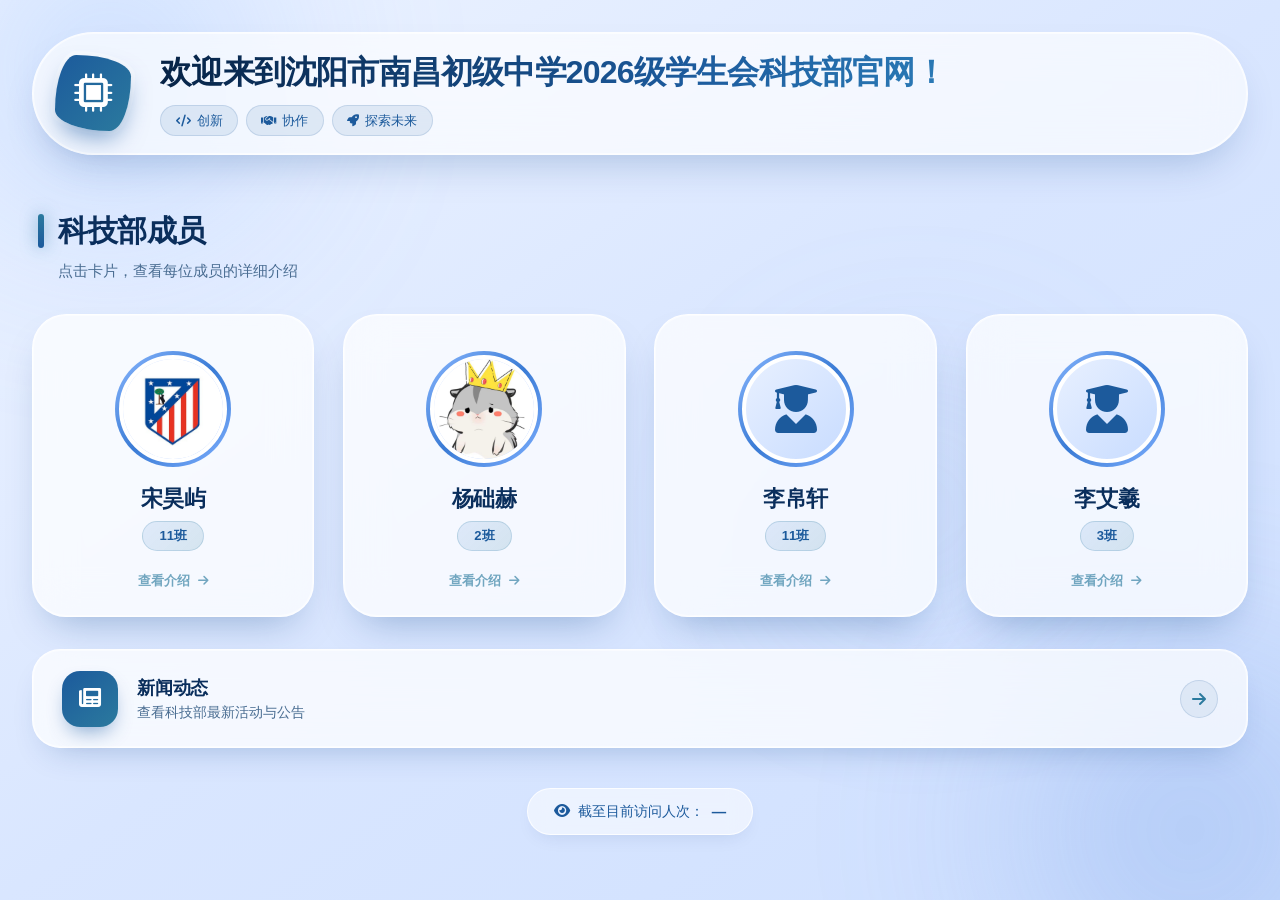
<file: index.html>
<!DOCTYPE html>
<html lang="zh-CN">
<head>
    <meta charset="UTF-8">
    <meta name="viewport" content="width=device-width, initial-scale=1.0">
    <title>沈阳市南昌初级中学 · 科技部</title>
    <link rel="stylesheet" href="https://cdnjs.cloudflare.com/ajax/libs/font-awesome/6.0.0-beta3/css/all.min.css">
    <link rel="stylesheet" href="css/style.css">
</head>
<body>
    <!-- 装饰性光斑背景 -->
    <div class="bg-glow bg-glow-1"></div>
    <div class="bg-glow bg-glow-2"></div>
    <div class="bg-glow bg-glow-3"></div>

    <div class="main-container">
        <!-- 头部 -->
        <header class="header">
            <!-- 替换logo：<img src="image/logo.png" alt="logo" class="logo-img"> -->
            <div class="logo">
                <i class="fas fa-microchip"></i>
            </div>
            <div class="welcome">
                <h1>欢迎来到沈阳市南昌初级中学2026级学生会科技部官网！</h1>
                <div class="subhead">
                    <span class="tag"><i class="fas fa-code"></i> 创新</span>
                    <span class="tag"><i class="fas fa-handshake"></i> 协作</span>
                    <span class="tag"><i class="fas fa-rocket"></i> 探索未来</span>
                </div>
            </div>
        </header>

        <!-- 人物介绍入口 -->
        <div class="section-head">
            <div class="section-title">
                <span class="bar"></span>
                <h2>科技部成员</h2>
            </div>
            <p class="section-desc">点击卡片，查看每位成员的详细介绍</p>
        </div>

        <div class="members-grid">
            <a href="pages/member1.html" class="member-card">
                <div class="card-glow"></div>
                <div class="avatar-ring">
                    <div class="avatar">
                        <img src="image/member1.png" alt="宋昊屿" class="avatar-img">
                    </div>
                </div>
                <div class="member-name">宋昊屿</div>
                <div class="member-role">11班</div>
                <div class="card-arrow"><span>查看介绍</span><i class="fas fa-arrow-right"></i></div>
            </a>
            <a href="pages/member2.html" class="member-card">
                <div class="card-glow"></div>
                <div class="avatar-ring">
                    <div class="avatar">
                        <img src="image/member2.png" alt="杨础赫" class="avatar-img">
                    </div>
                </div>
                <div class="member-name">杨础赫</div>
                <div class="member-role">2班</div>
                <div class="card-arrow"><span>查看介绍</span><i class="fas fa-arrow-right"></i></div>
            </a>
            <a href="pages/member3.html" class="member-card">
                <div class="card-glow"></div>
                <div class="avatar-ring">
                    <div class="avatar"><i class="fas fa-user-graduate"></i></div>
                </div>
                <div class="member-name">李帛轩</div>
                <div class="member-role">11班</div>
                <div class="card-arrow"><span>查看介绍</span><i class="fas fa-arrow-right"></i></div>
            </a>
            <a href="pages/member4.html" class="member-card">
                <div class="card-glow"></div>
                <div class="avatar-ring">
                    <div class="avatar"><i class="fas fa-user-graduate"></i></div>
                </div>
                <div class="member-name">李艾羲</div>
                <div class="member-role">3班</div>
                <div class="card-arrow"><span>查看介绍</span><i class="fas fa-arrow-right"></i></div>
            </a>
        </div>

        <!-- 新闻入口卡片 -->
        <div class="news-entry-wrap">
            <a href="news.html" class="news-entry-card">
                <div class="news-entry-icon"><i class="fas fa-newspaper"></i></div>
                <div class="news-entry-text">
                    <strong>新闻动态</strong>
                    <span>查看科技部最新活动与公告</span>
                </div>
                <div class="news-entry-arrow"><i class="fas fa-arrow-right"></i></div>
            </a>
        </div>

        <!-- 访问人次 -->
        <div class="visitor-counter">
            <i class="fas fa-eye"></i>
            <span>截至目前访问人次：</span>
            <strong id="visitor-count">加载中...</strong>
        </div>
    </div>

    <script>
    fetch('https://countapi.mileshilliard.com/api/v1/hit/nanchangjh-tech2026-homepage')
        .then(r => r.json())
        .then(data => {
            document.getElementById('visitor-count').textContent = data.value;
        })
        .catch(() => {
            document.getElementById('visitor-count').textContent = '—';
        });
    </script>
</body>
</html>
</file>
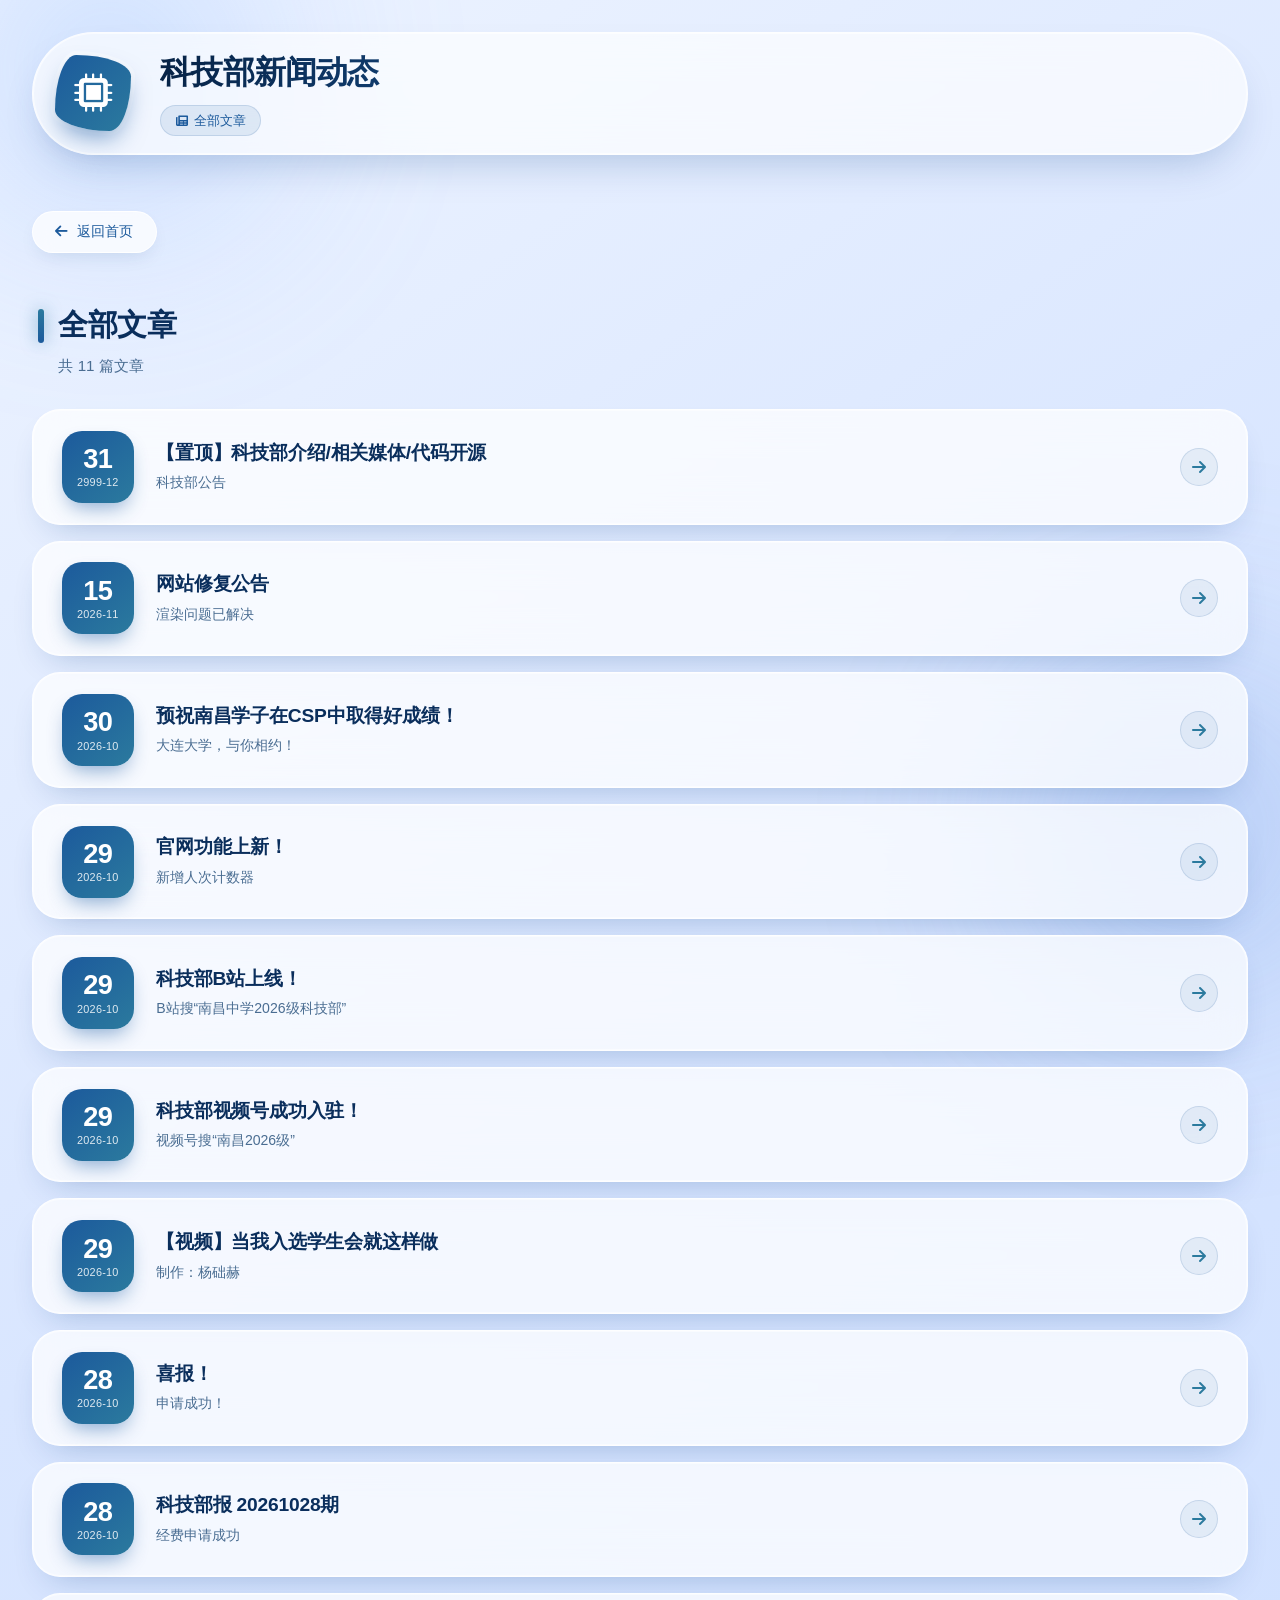
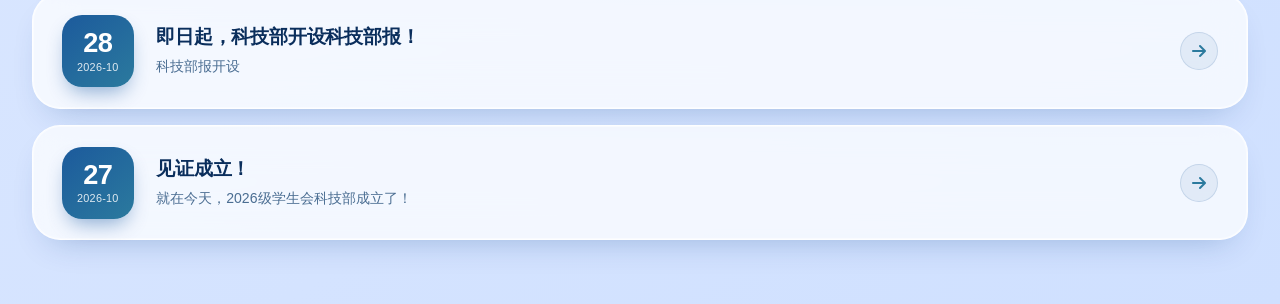
<file: news.html>
<!DOCTYPE html>
<html lang="zh-CN">
<head>
    <meta charset="UTF-8">
    <meta name="viewport" content="width=device-width, initial-scale=1.0">
    <title>新闻动态 · 科技部</title>
    <link rel="stylesheet" href="https://cdnjs.cloudflare.com/ajax/libs/font-awesome/6.0.0-beta3/css/all.min.css">
    <link rel="stylesheet" href="css/style.css">
</head>
<body>
    <div class="bg-glow bg-glow-1"></div>
    <div class="bg-glow bg-glow-2"></div>

    <div class="main-container">
        <!-- 头部 -->
        <header class="header">
            <div class="logo">
                <i class="fas fa-microchip"></i>
            </div>
            <div class="welcome">
                <h1>科技部新闻动态</h1>
                <div class="subhead">
                    <span class="tag"><i class="fas fa-newspaper"></i> 全部文章</span>
                </div>
            </div>
        </header>

        <!-- 返回首页 -->
        <a href="index.html" class="back-link"><i class="fas fa-arrow-left"></i> 返回首页</a>

        <!-- 新闻列表 -->
        <div class="section-head" style="margin-top:1.5rem;">
            <div class="section-title">
                <span class="bar"></span>
                <h2>全部文章</h2>
            </div>
            <p class="section-desc">共 <span id="news-count">0</span> 篇文章</p>
        </div>

        <div class="news-list" id="news-list">
            <div class="loading"><i class="fas fa-spinner fa-spin"></i> 加载中...</div>
        </div>
    </div>

    <script src="js/news-loader.js"></script>
</body>
</html>
</file>
<file: css/style.css>
* {
    margin: 0;
    padding: 0;
    box-sizing: border-box;
    font-family: 'Inter', -apple-system, BlinkMacSystemFont, 'Segoe UI', 'PingFang SC', 'Microsoft YaHei', sans-serif;
}

:root {
    --blue-900: #062245;
    --blue-800: #0a2e5c;
    --blue-700: #103a60;
    --blue-600: #1c5a9c;
    --blue-500: #2b7a9e;
    --blue-400: #3a9bd1;
    --blue-100: #d0e2ff;
    --blue-50: #eef4ff;
    --white-glass: rgba(255, 255, 255, 0.65);
    --shadow-soft: 0 20px 40px -15px rgba(0, 60, 130, 0.25);
}

html { scroll-behavior: smooth; }

body {
    background: linear-gradient(145deg, #eef4ff 0%, #d9e6ff 50%, #cfe0ff 100%);
    min-height: 100vh;
    color: var(--blue-800);
    padding: 2rem 2rem 4rem;
    position: relative;
    overflow-x: hidden;
}

/* 背景光斑 */
.bg-glow {
    position: fixed;
    border-radius: 50%;
    filter: blur(100px);
    opacity: 0.5;
    pointer-events: none;
    z-index: 0;
}
.bg-glow-1 {
    width: 420px; height: 420px;
    background: radial-gradient(circle, #7fb0ff, transparent 70%);
    top: -140px; left: -100px;
}
.bg-glow-2 {
    width: 500px; height: 500px;
    background: radial-gradient(circle, #5f8fe0, transparent 70%);
    bottom: -180px; right: -160px;
    opacity: 0.4;
}
.bg-glow-3 {
    width: 300px; height: 300px;
    background: radial-gradient(circle, #a9c6f0, transparent 70%);
    top: 40%; left: 60%;
    opacity: 0.35;
}

.main-container {
    max-width: 1300px;
    margin: 0 auto;
    position: relative;
    z-index: 1;
}

/* ===== 头部 ===== */
.header {
    display: flex;
    align-items: center;
    gap: 1.8rem;
    margin-bottom: 3.5rem;
    background: var(--white-glass);
    backdrop-filter: blur(20px);
    -webkit-backdrop-filter: blur(20px);
    border-radius: 100px;
    padding: 1.1rem 2.4rem 1.1rem 1.4rem;
    box-shadow: var(--shadow-soft), 0 0 0 1px rgba(255, 255, 255, 0.6) inset;
    border: 1px solid rgba(255, 255, 255, 0.7);
    animation: slideDown 0.7s cubic-bezier(0.16, 1, 0.3, 1);
}

@keyframes slideDown {
    from { opacity: 0; transform: translateY(-24px); }
    to { opacity: 1; transform: translateY(0); }
}

.logo {
    width: 76px; height: 76px;
    background: linear-gradient(135deg, var(--blue-600), var(--blue-500));
    border-radius: 28% 72% 28% 72% / 72% 28% 72% 28%;
    display: flex; align-items: center; justify-content: center;
    color: white;
    font-size: 2.4rem;
    box-shadow: 0 12px 24px -6px rgba(0, 70, 150, 0.5), 0 0 0 4px rgba(255,255,255,0.4);
    transition: transform 0.4s cubic-bezier(0.34, 1.56, 0.64, 1);
    flex-shrink: 0;
    overflow: hidden;
}
.logo:hover { transform: scale(1.08) rotate(-4deg); }
.logo-img { width: 100%; height: 100%; object-fit: contain; }

.welcome { flex: 1; }
.welcome h1 {
    font-size: 2rem;
    font-weight: 800;
    line-height: 1.35;
    letter-spacing: -0.025em;
    background: linear-gradient(115deg, var(--blue-900), var(--blue-600), var(--blue-400));
    -webkit-background-clip: text;
    background-clip: text;
    color: transparent;
}
.welcome .subhead {
    display: flex; flex-wrap: wrap; gap: 0.5rem;
    margin-top: 0.7rem;
}
.tag {
    display: inline-flex; align-items: center; gap: 6px;
    font-size: 0.82rem; font-weight: 500;
    color: var(--blue-600);
    background: rgba(28, 90, 156, 0.1);
    padding: 0.35rem 0.9rem;
    border-radius: 30px;
    border: 1px solid rgba(28, 90, 156, 0.15);
    transition: all 0.25s;
}
.tag:hover {
    background: rgba(28, 90, 156, 0.18);
    transform: translateY(-2px);
}
.tag i { font-size: 0.75rem; }

/* ===== 区块标题 ===== */
.section-head {
    margin: 0 0 2rem 0.4rem;
    animation: fadeInUp 0.7s 0.15s cubic-bezier(0.16, 1, 0.3, 1) both;
}
.section-title {
    display: flex; align-items: center; gap: 14px;
}
.section-title .bar {
    width: 6px; height: 34px;
    background: linear-gradient(to bottom, var(--blue-500), var(--blue-600));
    border-radius: 10px;
    box-shadow: 0 0 16px rgba(43, 122, 158, 0.6);
}
.section-title h2 {
    font-size: 1.9rem;
    font-weight: 800;
    color: var(--blue-800);
    letter-spacing: -0.02em;
}
.section-desc {
    margin: 0.6rem 0 0 20px;
    font-size: 0.95rem;
    color: #4a6d92;
}

/* ===== 成员卡片 ===== */
.members-grid {
    display: grid;
    grid-template-columns: repeat(4, 1fr);
    gap: 1.8rem;
}

.member-card {
    position: relative;
    background: rgba(255, 255, 255, 0.72);
    backdrop-filter: blur(20px);
    -webkit-backdrop-filter: blur(20px);
    border-radius: 34px;
    padding: 2.2rem 1.4rem 1.6rem;
    text-align: center;
    text-decoration: none;
    color: inherit;
    display: flex;
    flex-direction: column;
    align-items: center;
    border: 1px solid rgba(255, 255, 255, 0.85);
    box-shadow: 0 20px 40px -18px rgba(0, 60, 130, 0.35), 0 0 0 1px rgba(255,255,255,0.5) inset;
    transition: transform 0.45s cubic-bezier(0.34, 1.56, 0.64, 1),
                box-shadow 0.4s ease,
                background 0.3s ease;
    overflow: hidden;
    animation: fadeInUp 0.7s cubic-bezier(0.16, 1, 0.3, 1) both;
}
.member-card:nth-child(1) { animation-delay: 0.20s; }
.member-card:nth-child(2) { animation-delay: 0.30s; }
.member-card:nth-child(3) { animation-delay: 0.40s; }
.member-card:nth-child(4) { animation-delay: 0.50s; }

@keyframes fadeInUp {
    from { opacity: 0; transform: translateY(30px); }
    to { opacity: 1; transform: translateY(0); }
}

/* 卡片内高光 */
.card-glow {
    position: absolute;
    top: -60%; left: 50%;
    width: 220px; height: 220px;
    transform: translateX(-50%);
    background: radial-gradient(circle, rgba(90, 160, 255, 0.45), transparent 70%);
    opacity: 0;
    transition: opacity 0.5s ease;
    pointer-events: none;
}
.member-card:hover .card-glow { opacity: 1; }

.member-card:hover {
    transform: translateY(-12px) scale(1.02);
    box-shadow: 0 35px 60px -20px rgba(0, 80, 180, 0.45), 0 0 0 1px rgba(255,255,255,0.9) inset;
    background: rgba(255, 255, 255, 0.92);
}

/* 头像外圈渐变环 */
.avatar-ring {
    padding: 4px;
    border-radius: 50%;
    background: linear-gradient(135deg, #8bb8ff, #3a7bd5, #7fb0ff);
    margin-bottom: 1.1rem;
    transition: transform 0.4s cubic-bezier(0.34, 1.56, 0.64, 1);
}
.member-card:hover .avatar-ring { transform: scale(1.06) rotate(6deg); }

.avatar {
    width: 108px; height: 108px;
    background: linear-gradient(135deg, #e8f0ff, #c8dcff);
    border-radius: 50%;
    display: flex; align-items: center; justify-content: center;
    color: var(--blue-600);
    font-size: 3rem;
    border: 4px solid white;
    transition: color 0.3s;
    overflow: hidden;
}
.member-card:hover .avatar { color: var(--blue-500); }

/* 卡片头像图片 */
.avatar-img {
    width: 100%;
    height: 100%;
    object-fit: cover;
    border-radius: 50%;
    display: block;
}

.member-name {
    font-size: 1.35rem;
    font-weight: 800;
    color: var(--blue-800);
    letter-spacing: -0.01em;
    margin-bottom: 0.5rem;
}
.member-role {
    font-size: 0.82rem;
    font-weight: 600;
    color: var(--blue-600);
    background: linear-gradient(135deg, rgba(58,123,213,0.12), rgba(43,122,158,0.16));
    padding: 0.32rem 1rem;
    border-radius: 40px;
    border: 1px solid rgba(43, 122, 158, 0.2);
    margin-bottom: 1.3rem;
}
.card-arrow {
    display: inline-flex; align-items: center; gap: 8px;
    font-size: 0.82rem;
    font-weight: 600;
    color: var(--blue-500);
    opacity: 0.65;
    transition: opacity 0.25s, gap 0.25s;
}
.card-arrow i { font-size: 0.75rem; }
.member-card:hover .card-arrow { opacity: 1; gap: 12px; }

/* ===== 底部提示 ===== */
.info-note {
    margin-top: 3.5rem;
    display: grid;
    grid-template-columns: repeat(2, 1fr);
    gap: 1.5rem;
    animation: fadeInUp 0.7s 0.6s cubic-bezier(0.16, 1, 0.3, 1) both;
}
.note-item {
    display: flex; align-items: center; gap: 1rem;
    background: rgba(255, 255, 255, 0.55);
    backdrop-filter: blur(12px);
    border-radius: 24px;
    padding: 1.1rem 1.4rem;
    border: 1px solid rgba(255, 255, 255, 0.8);
    box-shadow: 0 10px 24px -12px rgba(0, 50, 100, 0.15);
}
.note-icon {
    width: 44px; height: 44px;
    flex-shrink: 0;
    display: flex; align-items: center; justify-content: center;
    background: linear-gradient(135deg, var(--blue-500), var(--blue-600));
    color: white;
    border-radius: 14px;
    font-size: 1.1rem;
    box-shadow: 0 6px 14px -4px rgba(0, 70, 150, 0.4);
}
.note-item strong {
    display: block;
    font-size: 0.9rem;
    color: var(--blue-800);
    margin-bottom: 0.2rem;
}
.note-item p {
    font-size: 0.82rem;
    color: #4a6d92;
    line-height: 1.5;
}
.note-item code {
    background: rgba(28, 90, 156, 0.1);
    padding: 0.1rem 0.5rem;
    border-radius: 6px;
    font-size: 0.85em;
    color: var(--blue-600);
}

/* ===== 详情页 ===== */
.detail-container {
    max-width: 900px;
    margin: 0 auto;
    position: relative;
    z-index: 1;
}
.back-link {
    display: inline-flex; align-items: center; gap: 9px;
    color: var(--blue-600);
    text-decoration: none;
    font-size: 0.9rem;
    font-weight: 500;
    background: rgba(255, 255, 255, 0.75);
    backdrop-filter: blur(10px);
    padding: 0.65rem 1.4rem;
    border-radius: 40px;
    border: 1px solid rgba(255, 255, 255, 0.9);
    box-shadow: 0 8px 20px -8px rgba(0, 50, 100, 0.15);
    margin-bottom: 1.8rem;
    transition: all 0.25s;
    animation: slideDown 0.5s cubic-bezier(0.16, 1, 0.3, 1);
}
.back-link:hover {
    background: white;
    transform: translateX(-4px);
    box-shadow: 0 10px 24px -8px rgba(0, 50, 100, 0.22);
}

.detail-header {
    display: flex; align-items: center; gap: 1.6rem;
    background: rgba(255, 255, 255, 0.7);
    backdrop-filter: blur(20px);
    border-radius: 36px;
    padding: 1.8rem 2.2rem;
    box-shadow: var(--shadow-soft), 0 0 0 1px rgba(255,255,255,0.6) inset;
    border: 1px solid rgba(255, 255, 255, 0.85);
    margin-bottom: 1.8rem;
    animation: fadeInUp 0.6s 0.05s cubic-bezier(0.16, 1, 0.3, 1) both;
}
.detail-header .avatar-ring { margin-bottom: 0; }
.detail-header .avatar {
    width: 100px; height: 100px;
    font-size: 2.8rem;
}
.detail-title h2 {
    font-size: 1.9rem;
    font-weight: 800;
    color: var(--blue-800);
    letter-spacing: -0.02em;
}
.detail-title .role {
    display: inline-block;
    margin-top: 0.55rem;
    font-size: 0.85rem;
    font-weight: 600;
    color: var(--blue-600);
    background: linear-gradient(135deg, rgba(58,123,213,0.12), rgba(43,122,158,0.16));
    padding: 0.35rem 1.1rem;
    border-radius: 40px;
    border: 1px solid rgba(43, 122, 158, 0.2);
}

.markdown-body {
    background: rgba(255, 255, 255, 0.88);
    backdrop-filter: blur(20px);
    border-radius: 32px;
    padding: 2.4rem 3rem;
    box-shadow: 0 20px 40px -15px rgba(0, 60, 130, 0.18), 0 0 0 1px rgba(255,255,255,0.7) inset;
    border: 1px solid rgba(255, 255, 255, 0.9);
    line-height: 1.9;
    color: #1e3e60;
    font-size: 1rem;
    animation: fadeInUp 0.7s 0.12s cubic-bezier(0.16, 1, 0.3, 1) both;
}
.markdown-body h1 {
    font-size: 1.7rem;
    color: var(--blue-800);
    margin: 0 0 1rem 0;
    letter-spacing: -0.02em;
}
.markdown-body h2 {
    font-size: 1.35rem;
    color: var(--blue-700);
    margin: 1.8rem 0 0.8rem;
    padding-bottom: 0.5rem;
    border-bottom: 2px solid rgba(43, 122, 158, 0.15);
    letter-spacing: -0.01em;
}
.markdown-body h3 {
    font-size: 1.1rem;
    color: var(--blue-600);
    margin: 1.3rem 0 0.6rem;
}
.markdown-body p { margin: 0.8rem 0; }
.markdown-body ul, .markdown-body ol { margin: 0.8rem 0 0.8rem 1.6rem; }
.markdown-body li { margin: 0.45rem 0; }
.markdown-body li::marker { color: var(--blue-500); }
.markdown-body a {
    color: var(--blue-600);
    text-decoration: none;
    border-bottom: 1.5px solid rgba(28,90,156,0.3);
    transition: border-color 0.2s;
}
.markdown-body a:hover { border-bottom-color: var(--blue-600); }
.markdown-body code {
    background: rgba(28, 90, 156, 0.08);
    padding: 0.15rem 0.55rem;
    border-radius: 7px;
    font-size: 0.88em;
    color: var(--blue-600);
    font-family: 'SF Mono', 'Consolas', monospace;
}
.markdown-body pre {
    background: linear-gradient(135deg, #0a2540, #103a60);
    color: #d9e6ff;
    padding: 1.2rem 1.5rem;
    border-radius: 18px;
    overflow-x: auto;
    margin: 1.2rem 0;
    box-shadow: 0 10px 24px -10px rgba(10,37,64,0.5);
}
.markdown-body pre code {
    background: none;
    color: inherit;
    padding: 0;
    font-size: 0.9em;
}
.markdown-body blockquote {
    border-left: 4px solid var(--blue-400);
    background: rgba(58, 123, 213, 0.06);
    padding: 0.9rem 1.3rem;
    border-radius: 0 14px 14px 0;
    color: #3a6a9a;
    margin: 1.2rem 0;
    font-style: italic;
}
.markdown-body img {
    max-width: 100%;
    border-radius: 18px;
    margin: 1rem 0;
    box-shadow: 0 10px 28px -12px rgba(0, 50, 100, 0.3);
}
.markdown-body hr {
    border: none;
    height: 1px;
    background: linear-gradient(to right, transparent, rgba(43,122,158,0.3), transparent);
    margin: 1.8rem 0;
}
.markdown-body table {
    width: 100%;
    border-collapse: collapse;
    margin: 1.2rem 0;
    border-radius: 12px;
    overflow: hidden;
}
.markdown-body th, .markdown-body td {
    padding: 0.7rem 1rem;
    border: 1px solid rgba(43,122,158,0.15);
    text-align: left;
}
.markdown-body th {
    background: rgba(28,90,156,0.08);
    color: var(--blue-700);
    font-weight: 600;
}

.loading {
    display: flex; align-items: center; justify-content: center;
    gap: 12px;
    padding: 3rem;
    color: var(--blue-500);
    font-size: 0.95rem;
}

/* ===== 首页新闻入口卡片 ===== */
.news-entry-wrap {
    margin-top: 2rem;
    animation: fadeInUp 0.7s 0.6s cubic-bezier(0.16, 1, 0.3, 1) both;
}
.news-entry-card {
    display: flex;
    align-items: center;
    gap: 1.2rem;
    padding: 1.3rem 1.8rem;
    background: rgba(255, 255, 255, 0.72);
    backdrop-filter: blur(20px);
    -webkit-backdrop-filter: blur(20px);
    border-radius: 28px;
    border: 1px solid rgba(255, 255, 255, 0.85);
    box-shadow: 0 16px 34px -18px rgba(0, 60, 130, 0.3), 0 0 0 1px rgba(255,255,255,0.5) inset;
    text-decoration: none;
    color: inherit;
    transition: transform 0.35s cubic-bezier(0.34, 1.56, 0.64, 1), box-shadow 0.35s ease, background 0.3s;
}
.news-entry-card:hover {
    transform: translateY(-5px);
    background: rgba(255, 255, 255, 0.94);
    box-shadow: 0 26px 46px -20px rgba(0, 80, 180, 0.4), 0 0 0 1px rgba(255,255,255,0.9) inset;
}
.news-entry-icon {
    width: 56px;
    height: 56px;
    flex-shrink: 0;
    border-radius: 18px;
    background: linear-gradient(140deg, var(--blue-600), var(--blue-500));
    color: #fff;
    display: flex;
    align-items: center;
    justify-content: center;
    font-size: 1.4rem;
    box-shadow: 0 10px 20px -6px rgba(0, 70, 150, 0.45);
}
.news-entry-text {
    flex: 1;
    display: flex;
    flex-direction: column;
    gap: 0.2rem;
}
.news-entry-text strong {
    font-size: 1.15rem;
    color: var(--blue-800);
    letter-spacing: -0.01em;
}
.news-entry-text span {
    font-size: 0.85rem;
    color: #4a6d92;
}
.news-entry-arrow {
    width: 38px;
    height: 38px;
    border-radius: 50%;
    display: flex;
    align-items: center;
    justify-content: center;
    color: var(--blue-500);
    background: rgba(28, 90, 156, 0.08);
    border: 1px solid rgba(28, 90, 156, 0.15);
    transition: all 0.3s;
}
.news-entry-card:hover .news-entry-arrow {
    background: linear-gradient(135deg, var(--blue-600), var(--blue-400));
    color: #fff;
    border-color: transparent;
    transform: rotate(-45deg);
}

/* ===== 新闻列表（卡片） ===== */
.news-list {
    display: flex;
    flex-direction: column;
    gap: 1rem;
    margin-top: 0.5rem;
}

.news-item {
    display: flex;
    align-items: center;
    gap: 1.4rem;
    background: rgba(255, 255, 255, 0.72);
    backdrop-filter: blur(20px);
    -webkit-backdrop-filter: blur(20px);
    border-radius: 28px;
    padding: 1.3rem 1.8rem;
    text-decoration: none;
    color: inherit;
    border: 1px solid rgba(255, 255, 255, 0.85);
    box-shadow: 0 16px 34px -18px rgba(0, 60, 130, 0.3), 0 0 0 1px rgba(255,255,255,0.5) inset;
    transition: transform 0.35s cubic-bezier(0.34, 1.56, 0.64, 1),
                box-shadow 0.35s ease,
                background 0.3s ease;
    animation: fadeInUp 0.6s cubic-bezier(0.16, 1, 0.3, 1) both;
}

.news-item:hover {
    transform: translateY(-5px) translateX(4px);
    background: rgba(255, 255, 255, 0.94);
    box-shadow: 0 26px 46px -20px rgba(0, 80, 180, 0.4), 0 0 0 1px rgba(255,255,255,0.9) inset;
}

.news-date {
    flex-shrink: 0;
    width: 72px;
    height: 72px;
    border-radius: 20px;
    background: linear-gradient(140deg, var(--blue-600), var(--blue-500));
    color: white;
    display: flex;
    flex-direction: column;
    align-items: center;
    justify-content: center;
    box-shadow: 0 10px 20px -6px rgba(0, 70, 150, 0.45);
}

.news-day {
    font-size: 1.7rem;
    font-weight: 800;
    line-height: 1;
    letter-spacing: -0.02em;
}

.news-ym {
    font-size: 0.68rem;
    font-weight: 500;
    opacity: 0.85;
    margin-top: 0.25rem;
    letter-spacing: 0.02em;
}

.news-content {
    flex: 1;
    min-width: 0;
}

.news-title {
    font-size: 1.2rem;
    font-weight: 700;
    color: var(--blue-800);
    letter-spacing: -0.01em;
    margin-bottom: 0.35rem;
    line-height: 1.4;
}

.news-summary {
    font-size: 0.88rem;
    color: #4a6d92;
    line-height: 1.55;
    display: -webkit-box;
    -webkit-line-clamp: 2;
    -webkit-box-orient: vertical;
    overflow: hidden;
}

.news-arrow {
    flex-shrink: 0;
    width: 38px;
    height: 38px;
    border-radius: 50%;
    display: flex;
    align-items: center;
    justify-content: center;
    color: var(--blue-500);
    background: rgba(28, 90, 156, 0.08);
    border: 1px solid rgba(28, 90, 156, 0.15);
    transition: all 0.3s ease;
}

.news-item:hover .news-arrow {
    background: linear-gradient(135deg, var(--blue-600), var(--blue-400));
    color: white;
    border-color: transparent;
    transform: translateX(3px) rotate(-45deg);
}

/* ===== 访问人次计数器 ===== */
.visitor-counter {
    display: flex;
    align-items: center;
    justify-content: center;
    gap: 8px;
    margin-top: 2.5rem;
    padding: 0.8rem 1.6rem;
    font-size: 0.9rem;
    color: var(--blue-600);
    background: rgba(255, 255, 255, 0.55);
    backdrop-filter: blur(12px);
    border-radius: 40px;
    border: 1px solid rgba(255, 255, 255, 0.8);
    box-shadow: 0 8px 20px -10px rgba(0, 50, 100, 0.15);
    width: fit-content;
    margin-left: auto;
    margin-right: auto;
    animation: fadeIn
</file>
